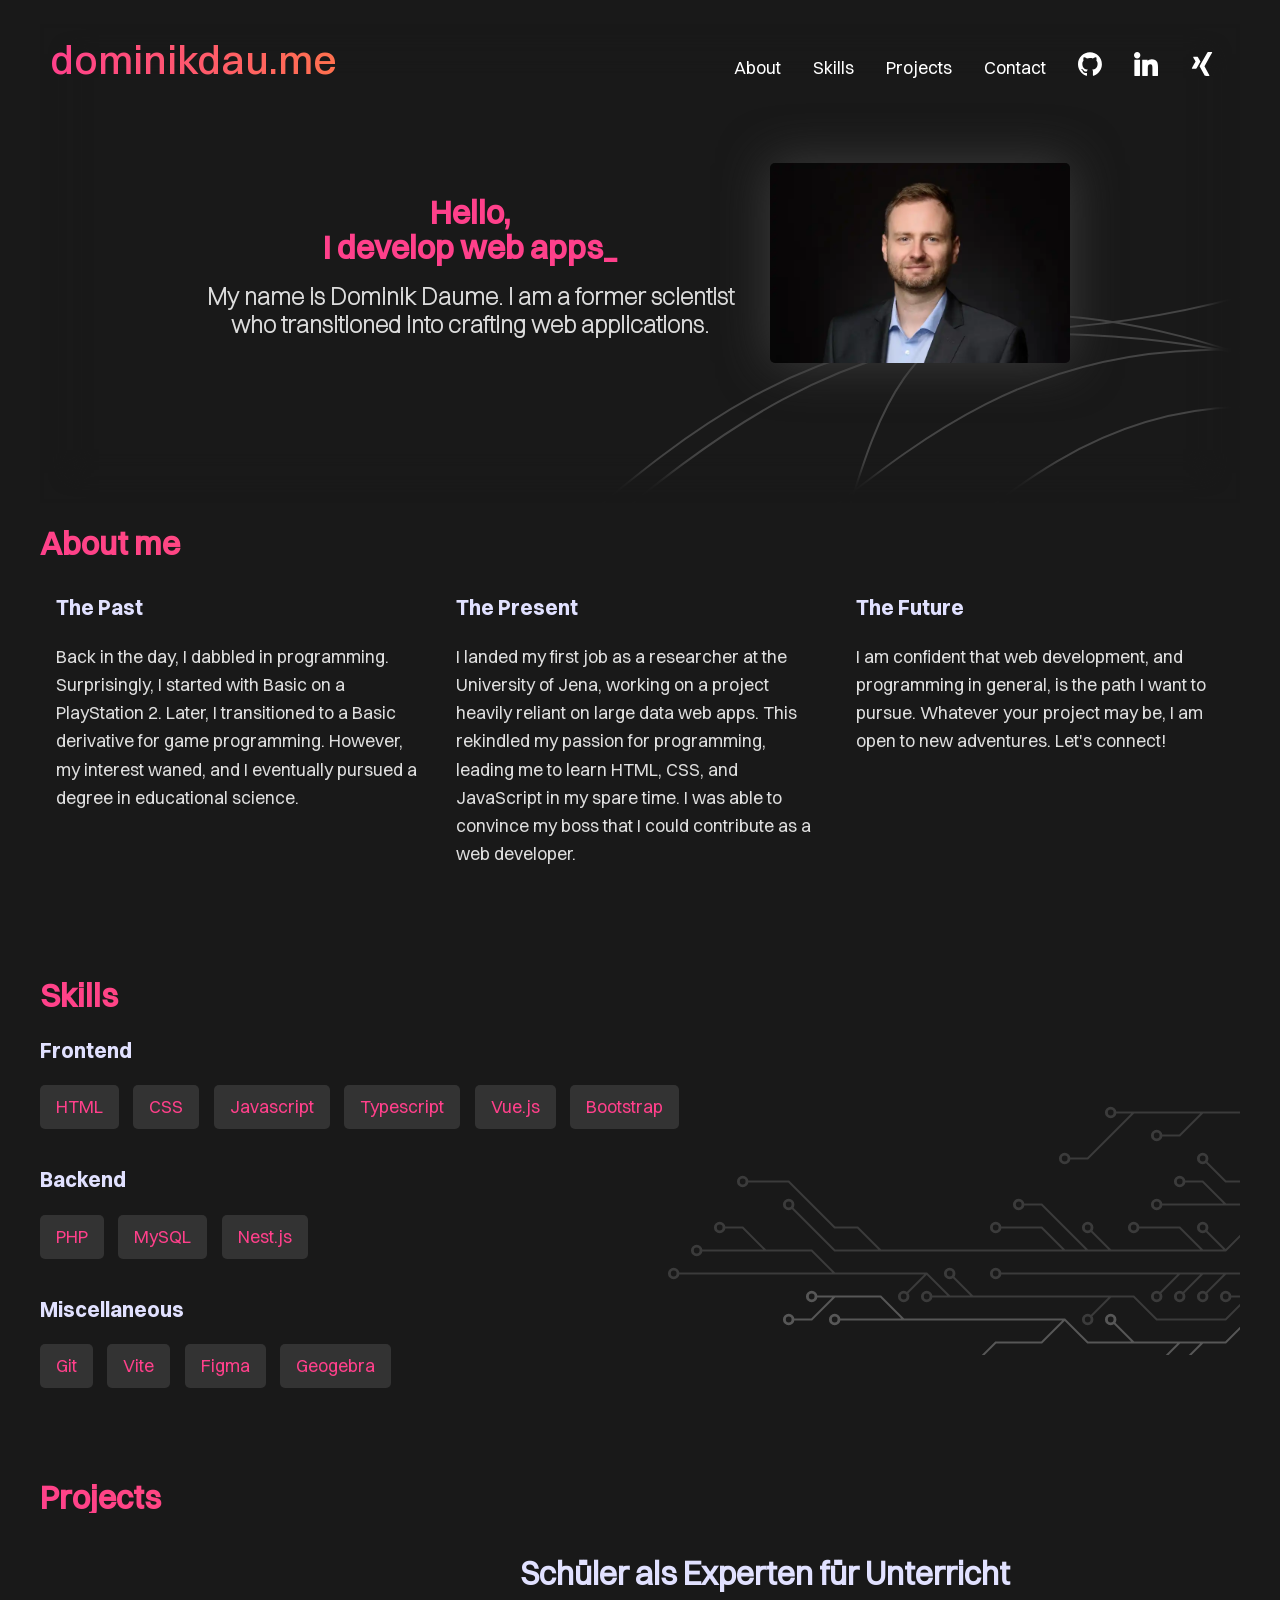
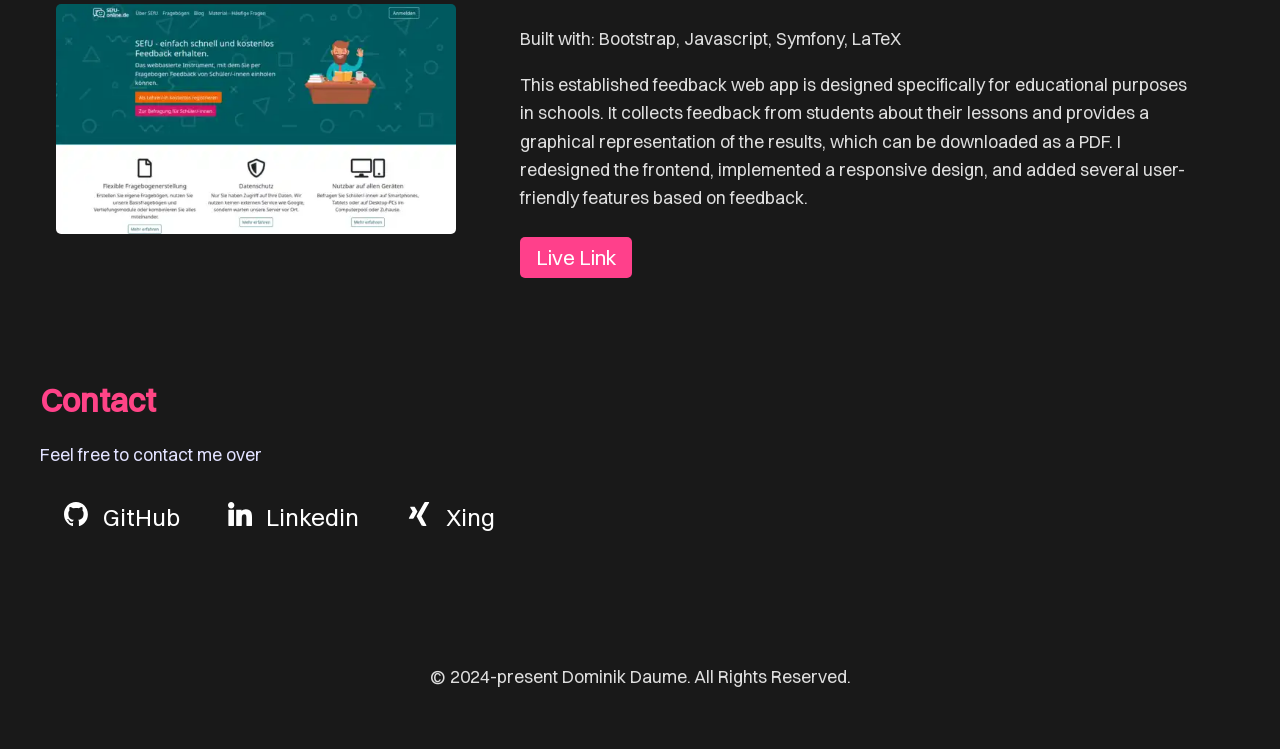
<file: index.html>
<!DOCTYPE html>
<html lang="en">
<head>
    <meta charset="UTF-8">
    <meta name="viewport" content="width=device-width, initial-scale=1.0">
    <title>Dominik Daume - Web Developer Portfolio</title>
    <meta name="description" content="<meta name="description" content="Explore my web development portfolio, showcasing projects in frontend, backend, and UI/UX design. Discover my skills, view past work, and let's discuss potential collaborations.">
    <meta name="keywords" content="web development, frontend, backend, UI/UX design, portfolio, nestjs, vuejs, boostrap, erfurt, dominik daume">
    <meta name="robots" content="index, follow">
    <link rel="stylesheet" href="css/switzer.css">
    <link rel="stylesheet" href="css/style.css">
    <link rel="stylesheet" href="css/queries.css">
</head>
<body>
    <div class="container">
        <header>
            <nav class="navbar">
                <div class="navbar__left">
                    <div class="navbar__logo">dominikdau.me</div>
                </div>
                <div class="navbar__right">
                    <ul>
                        <li class="navbar__item navbar__site-links"><a href="#about">About</a></li>
                        <li class="navbar__item navbar__site-links"><a href="#skills">Skills</a></li>
                        <li class="navbar__item navbar__site-links"><a href="#projects">Projects</a></li>
                        <li class="navbar__item navbar__site-links"><a href="#contact">Contact</a></li>
                        <li class="navbar__item">
                            <a target="_blank" href="https://github.com/docoda">
                                <svg width="98" height="96" viewBox="0 0 98 96" xmlns="http://www.w3.org/2000/svg"><path fill-rule="evenodd" clip-rule="evenodd" d="M48.854 0C21.839 0 0 22 0 49.217c0 21.756 13.993 40.172 33.405 46.69 2.427.49 3.316-1.059 3.316-2.362 0-1.141-.08-5.052-.08-9.127-13.59 2.934-16.42-5.867-16.42-5.867-2.184-5.704-5.42-7.17-5.42-7.17-4.448-3.015.324-3.015.324-3.015 4.934.326 7.523 5.052 7.523 5.052 4.367 7.496 11.404 5.378 14.235 4.074.404-3.178 1.699-5.378 3.074-6.6-10.839-1.141-22.243-5.378-22.243-24.283 0-5.378 1.94-9.778 5.014-13.2-.485-1.222-2.184-6.275.486-13.038 0 0 4.125-1.304 13.426 5.052a46.97 46.97 0 0 1 12.214-1.63c4.125 0 8.33.571 12.213 1.63 9.302-6.356 13.427-5.052 13.427-5.052 2.67 6.763.97 11.816.485 13.038 3.155 3.422 5.015 7.822 5.015 13.2 0 18.905-11.404 23.06-22.324 24.283 1.78 1.548 3.316 4.481 3.316 9.126 0 6.6-.08 11.897-.08 13.526 0 1.304.89 2.853 3.316 2.364 19.412-6.52 33.405-24.935 33.405-46.691C97.707 22 75.788 0 48.854 0z"/></svg>
                            </a>
                        </li>
                        <li class="navbar__item">
                            <a target="_blank" href="https://www.linkedin.com/in/dominik-daume-704b13243/">
                                <svg height="100" width="100" viewport="0 0 100 100" version="1.1" id="Layer_1" xmlns="http://www.w3.org/2000/svg"
                                    xmlns:xlink="http://www.w3.org/1999/xlink" viewBox="0 0 310 310" xml:space="preserve">
                                    <g id="XMLID_801_">
                                        <path id="XMLID_802_" d="M72.16,99.73H9.927c-2.762,0-5,2.239-5,5v199.928c0,2.762,2.238,5,5,5H72.16c2.762,0,5-2.238,5-5V104.73
                                        C77.16,101.969,74.922,99.73,72.16,99.73z" />
                                        <path id="XMLID_803_" d="M41.066,0.341C18.422,0.341,0,18.743,0,41.362C0,63.991,18.422,82.4,41.066,82.4
                                        c22.626,0,41.033-18.41,41.033-41.038C82.1,18.743,63.692,0.341,41.066,0.341z" />
                                        <path id="XMLID_804_" d="M230.454,94.761c-24.995,0-43.472,10.745-54.679,22.954V104.73c0-2.761-2.238-5-5-5h-59.599
                                        c-2.762,0-5,2.239-5,5v199.928c0,2.762,2.238,5,5,5h62.097c2.762,0,5-2.238,5-5v-98.918c0-33.333,9.054-46.319,32.29-46.319
                                        c25.306,0,27.317,20.818,27.317,48.034v97.204c0,2.762,2.238,5,5,5H305c2.762,0,5-2.238,5-5V194.995
                                        C310,145.43,300.549,94.761,230.454,94.761z" />
                                    </g>
                                </svg>
                            </a>
                        </li>
                        <li class="navbar__item">
                            <a target="_blank" href="https://www.xing.com/profile/Dominik_Daume2">
                                <svg height="100" width="100" viewport="0 0 100 100" version="1.1" id="Capa_1" xmlns="http://www.w3.org/2000/svg"
                                    xmlns:xlink="http://www.w3.org/1999/xlink" viewBox="0 0 300.5 300.5" xml:space="preserve">
                                    <g id="XMLID_446_">
                                        <path id="XMLID_447_" d="M276.384,2.934c-2.272-3.553-6.834-2.92-23.745-2.842c-10.146,0.048-19.983-0.213-24.952,0.062
                                        c-4.463,0.247-7.68,2.526-10.248,5.677l-8.313,14.73L173.013,84.56c-18.332,32.126-36.759,64.242-53.388,94.613l50.088,90.901
                                        l13.986,25.383c1.449,2.508,2.993,2.887,4.564,3.371c7.254,2.233,17.856,1.584,29.318,1.584c9.734,0,22.387,0.176,24.473-4.367
                                        c1.043-2.273,0.13-5.324-1.32-8.388c0,0-8.016-14.457-18.52-33.549c4.877,8.817,9.789,17.676,14.731,26.604L181.3,178.706
                                        c1.254,2.387,2.522,4.766,3.785,7.148c-1.35-2.535-2.619-4.931-3.785-7.148l42.133-74.92
                                        c14.614-25.715,29.268-51.489,43.624-77.573l0.054-0.097l0.014-0.023c-0.004,0.006-0.007,0.012-0.01,0.017l9.774-17.381
                                        C278.229,5.963,277.409,4.541,276.384,2.934z" />
                                        <path id="XMLID_449_" d="M104.779,74.358c-3.67-6.393-6.443-14.728-14.839-14.842c-14.84,0-29.686,0-44.525,0
                                        c-2.429,0.348-4.608,0.959-5.102,3.246c-0.794,4.819,3.31,11.438,5.572,15.31c5.262,9.038,23.787,38.482,23.645,41.737
                                        c-0.092,2.182-29.117,51.734-41.734,74.205c-1.877,3.336-5.91,9.348-4.642,12.058c1.327,2.835,3.962,3.892,5.564,3.712
                                        c14.996,0,29.995,0,44.993,0c9.191-1.119,9.599-5.981,18.081-21.336c12.985-23.506,26.829-47.39,38.961-69.103
                                        C123.254,105.411,113.284,89.174,104.779,74.358z" />
                                    </g>
                                </svg>
                            </a>
                        </li>
                    </ul>
                </div>
            </nav>
            <section id="hero">
                <div class="hero__textbox">
                    <h1 class="hero__heading">
                        <div>Hello,<br> I develop web apps<span class="cursor-blinker">_</span></div>
                        <div>My name is Dominik Daume. I am a former scientist who transitioned into crafting web applications.</div>
                    </h1>
                </div>
                <div class="hero__image">
                    <img src="img/portrait.webp" alt="Portrait of me" >
                </div>
            </section>
        </header>
        <main>
            <section id="about">
                <h2 class="section-heading">About me</h2>
                <div class="about-container">
                    <div class="about__card">
                        <h3>The Past</h3>
                        <p>Back in the day, I dabbled in programming. Surprisingly, I started with Basic on a PlayStation 2. Later, I transitioned to a Basic derivative for game programming. However, my interest waned, and I eventually pursued a degree in educational science.</p>
                    </div>
                    <div class="about__card">
                        <h3>The Present</h3>
                        <p>I landed my first job as a researcher at the University of Jena, working on a project heavily reliant on large data web apps. This rekindled my passion for programming, leading me to learn HTML, CSS, and JavaScript in my spare time. I was able to convince my boss that I could contribute as a web developer.</p>
                    </div>
                    <div class="about__card">
                        <h3>The Future</h3>
                        <p>I am confident that web development, and programming in general, is the path I want to pursue. Whatever your project may be, I am open to new adventures. Let's connect!</p>
                    </div>
                </div>
            </section>
            <section id="skills">
                <h2 class="section-heading">Skills</h2>
                <h3>Frontend</h3>
                <div class="skillbox">
                    <div class="skill">HTML</div>
                    <div class="skill">CSS</div>
                    <div class="skill">Javascript</div>
                    <div class="skill">Typescript</div>
                    <div class="skill">Vue.js</div>
                    <div class="skill">Bootstrap</div>
                </div>
                <h3>Backend</h3>
                <div class="skillbox">
                    <div class="skill">PHP</div>
                    <div class="skill">MySQL</div>
                    <div class="skill">Nest.js</div>
                </div>
                <h3>Miscellaneous</h3>
                <div class="skillbox">
                    <div class="skill">Git</div>
                    <div class="skill">Vite</div>
                    <div class="skill">Figma</div>
                    <div class="skill">Geogebra</div>
                </div>
            </section>
            <section id="projects">
                <h2 class="section-heading">Projects</h2>
                <div class="project">
                    <div class="project__image">
                        <img src="img/projects_sefu.webp" alt="Picture of the landing page of the project">
                    </div>
                    <div class="project__textbox">
                        <h3>Schüler als Experten für Unterricht</h3>
                        <p>Built with: Bootstrap, Javascript, Symfony, LaTeX</p>
                        <p>
                            This established feedback web app is designed specifically for educational purposes in schools. It collects feedback from students about their lessons and provides a graphical representation of the results, which can be downloaded as a PDF. I redesigned the frontend, implemented a responsive design, and added several user-friendly features based on feedback.
                        </p>
                        <p class="live-link">
                            <a target="_blank" href="https://sefu-online.de">Live Link</a>
                        </p>
                    </div>
                </div>
            </section>
            <section id="contact">
                <h2 class="section-heading">Contact</h2>
                <p>Feel free to contact me over</p>
                <div class="contact__box">
                    <div>
                        <a target="_blank" href="https://github.com/docoda"><img src="img/github.svg" alt="Icon of GitHub"> GitHub</a>
                    </div>
                    <div>
                        <a target="_blank" href="https://www.linkedin.com/in/dominik-daume-704b13243/"><img src="img/linkedin.svg" alt="Icon of Linkedin"> Linkedin</a>
                    </div>
                    <div>
                        <a target="_blank" href="https://www.xing.com/profile/Dominik_Daume2"><img src="img/xing.svg" alt="Icon of Xing"> Xing</a>
                    </div>
                </div>
            </section>
        </main>
        <footer>
            <p>&copy; 2024-present Dominik Daume. All Rights Reserved.</p>
        </footer>
    </div>
</body>
</html>
</file>
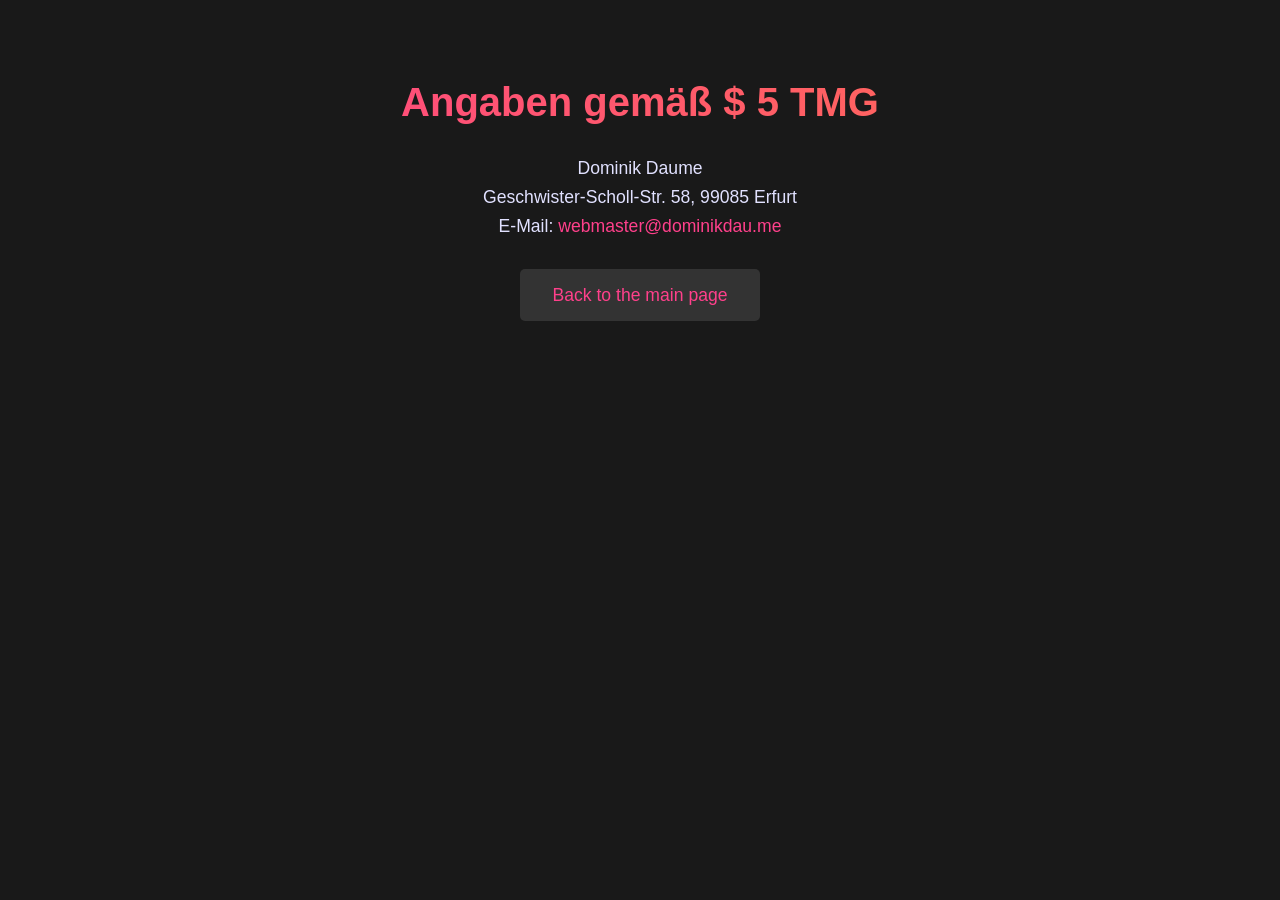
<file: imprint.html>
<!DOCTYPE html>
<html lang="en">
<head>
    <meta charset="UTF-8">
    <meta name="viewport" content="width=device-width, initial-scale=1.0">
    <title>dominikdau.me - Webdevelopment</title>
    <link rel="stylesheet" href="style.css">
</head>
<body>
    <section class="section-imprint">
        <h1 class="imprint-heading">Angaben gemäß <nobr>$ 5 TMG</nobr></h1>
        <ul class="imprint-list">
            <li>Dominik Daume</li>
            <li>Geschwister-Scholl-Str. 58, 99085 Erfurt</li>
            <li>E-Mail: <a href="mailto:webmaster@dominikdau.me">webmaster@dominikdau.me</a>
        </ul>
        <p>
            <a class="imprint-backlink" href="index.html">
            Back to the main page</a>
        </p>
    </section>

</body>
</file>
<file: css/switzer.css>
/**
* @license
*
* Font Family: Switzer
* Designed by: Jérémie Hornus
* URL: https://www.fontshare.com/fonts/switzer
* © 2024 Indian Type Foundry
*
* Switzer Thin 
* Switzer ThinItalic 
* Switzer Extralight 
* Switzer ExtralightItalic 
* Switzer Light 
* Switzer LightItalic 
* Switzer Regular 
* Switzer Italic 
* Switzer Medium 
* Switzer MediumItalic 
* Switzer Semibold 
* Switzer SemiboldItalic 
* Switzer Bold 
* Switzer BoldItalic 
* Switzer Extrabold 
* Switzer ExtraboldItalic 
* Switzer Black 
* Switzer BlackItalic 
* Switzer Variable (Variable font)
* Switzer VariableItalic (Variable font)

*
*/
@font-face {
  font-family: 'Switzer-Thin';
  src: url('../fonts/Switzer-Thin.woff2') format('woff2'),
       url('../fonts/Switzer-Thin.woff') format('woff'),
       url('../fonts/Switzer-Thin.ttf') format('truetype');
  font-weight: 100;
  font-display: swap;
  font-style: normal;
}
@font-face {
  font-family: 'Switzer-ThinItalic';
  src: url('../fonts/Switzer-ThinItalic.woff2') format('woff2'),
       url('../fonts/Switzer-ThinItalic.woff') format('woff'),
       url('../fonts/Switzer-ThinItalic.ttf') format('truetype');
  font-weight: 100;
  font-display: swap;
  font-style: italic;
}
@font-face {
  font-family: 'Switzer-Extralight';
  src: url('../fonts/Switzer-Extralight.woff2') format('woff2'),
       url('../fonts/Switzer-Extralight.woff') format('woff'),
       url('../fonts/Switzer-Extralight.ttf') format('truetype');
  font-weight: 200;
  font-display: swap;
  font-style: normal;
}
@font-face {
  font-family: 'Switzer-ExtralightItalic';
  src: url('../fonts/Switzer-ExtralightItalic.woff2') format('woff2'),
       url('../fonts/Switzer-ExtralightItalic.woff') format('woff'),
       url('../fonts/Switzer-ExtralightItalic.ttf') format('truetype');
  font-weight: 200;
  font-display: swap;
  font-style: italic;
}
@font-face {
  font-family: 'Switzer-Light';
  src: url('../fonts/Switzer-Light.woff2') format('woff2'),
       url('../fonts/Switzer-Light.woff') format('woff'),
       url('../fonts/Switzer-Light.ttf') format('truetype');
  font-weight: 300;
  font-display: swap;
  font-style: normal;
}
@font-face {
  font-family: 'Switzer-LightItalic';
  src: url('../fonts/Switzer-LightItalic.woff2') format('woff2'),
       url('../fonts/Switzer-LightItalic.woff') format('woff'),
       url('../fonts/Switzer-LightItalic.ttf') format('truetype');
  font-weight: 300;
  font-display: swap;
  font-style: italic;
}
@font-face {
  font-family: 'Switzer-Regular';
  src: url('../fonts/Switzer-Regular.woff2') format('woff2'),
       url('../fonts/Switzer-Regular.woff') format('woff'),
       url('../fonts/Switzer-Regular.ttf') format('truetype');
  font-weight: 400;
  font-display: swap;
  font-style: normal;
}
@font-face {
  font-family: 'Switzer-Italic';
  src: url('../fonts/Switzer-Italic.woff2') format('woff2'),
       url('../fonts/Switzer-Italic.woff') format('woff'),
       url('../fonts/Switzer-Italic.ttf') format('truetype');
  font-weight: 400;
  font-display: swap;
  font-style: italic;
}
@font-face {
  font-family: 'Switzer-Medium';
  src: url('../fonts/Switzer-Medium.woff2') format('woff2'),
       url('../fonts/Switzer-Medium.woff') format('woff'),
       url('../fonts/Switzer-Medium.ttf') format('truetype');
  font-weight: 500;
  font-display: swap;
  font-style: normal;
}
@font-face {
  font-family: 'Switzer-MediumItalic';
  src: url('../fonts/Switzer-MediumItalic.woff2') format('woff2'),
       url('../fonts/Switzer-MediumItalic.woff') format('woff'),
       url('../fonts/Switzer-MediumItalic.ttf') format('truetype');
  font-weight: 500;
  font-display: swap;
  font-style: italic;
}
@font-face {
  font-family: 'Switzer-Semibold';
  src: url('../fonts/Switzer-Semibold.woff2') format('woff2'),
       url('../fonts/Switzer-Semibold.woff') format('woff'),
       url('../fonts/Switzer-Semibold.ttf') format('truetype');
  font-weight: 600;
  font-display: swap;
  font-style: normal;
}
@font-face {
  font-family: 'Switzer-SemiboldItalic';
  src: url('../fonts/Switzer-SemiboldItalic.woff2') format('woff2'),
       url('../fonts/Switzer-SemiboldItalic.woff') format('woff'),
       url('../fonts/Switzer-SemiboldItalic.ttf') format('truetype');
  font-weight: 600;
  font-display: swap;
  font-style: italic;
}
@font-face {
  font-family: 'Switzer-Bold';
  src: url('../fonts/Switzer-Bold.woff2') format('woff2'),
       url('../fonts/Switzer-Bold.woff') format('woff'),
       url('../fonts/Switzer-Bold.ttf') format('truetype');
  font-weight: 700;
  font-display: swap;
  font-style: normal;
}
@font-face {
  font-family: 'Switzer-BoldItalic';
  src: url('../fonts/Switzer-BoldItalic.woff2') format('woff2'),
       url('../fonts/Switzer-BoldItalic.woff') format('woff'),
       url('../fonts/Switzer-BoldItalic.ttf') format('truetype');
  font-weight: 700;
  font-display: swap;
  font-style: italic;
}
@font-face {
  font-family: 'Switzer-Extrabold';
  src: url('../fonts/Switzer-Extrabold.woff2') format('woff2'),
       url('../fonts/Switzer-Extrabold.woff') format('woff'),
       url('../fonts/Switzer-Extrabold.ttf') format('truetype');
  font-weight: 800;
  font-display: swap;
  font-style: normal;
}
@font-face {
  font-family: 'Switzer-ExtraboldItalic';
  src: url('../fonts/Switzer-ExtraboldItalic.woff2') format('woff2'),
       url('../fonts/Switzer-ExtraboldItalic.woff') format('woff'),
       url('../fonts/Switzer-ExtraboldItalic.ttf') format('truetype');
  font-weight: 800;
  font-display: swap;
  font-style: italic;
}
@font-face {
  font-family: 'Switzer-Black';
  src: url('../fonts/Switzer-Black.woff2') format('woff2'),
       url('../fonts/Switzer-Black.woff') format('woff'),
       url('../fonts/Switzer-Black.ttf') format('truetype');
  font-weight: 900;
  font-display: swap;
  font-style: normal;
}
@font-face {
  font-family: 'Switzer-BlackItalic';
  src: url('../fonts/Switzer-BlackItalic.woff2') format('woff2'),
       url('../fonts/Switzer-BlackItalic.woff') format('woff'),
       url('../fonts/Switzer-BlackItalic.ttf') format('truetype');
  font-weight: 900;
  font-display: swap;
  font-style: italic;
}
/**
* This is a variable font
* You can control variable axes as shown below:
* font-variation-settings: wght 400.0;
*
* available axes:
'wght' (range from 100.0 to 900.0
*/
@font-face {
  font-family: 'Switzer-Variable';
  src: url('../fonts/Switzer-Variable.woff2') format('woff2'),
       url('../fonts/Switzer-Variable.woff') format('woff'),
       url('../fonts/Switzer-Variable.ttf') format('truetype');
  font-weight: 100 900;
  font-display: swap;
  font-style: normal;
}
/**
* This is a variable font
* You can control variable axes as shown below:
* font-variation-settings: wght 400.0;
*
* available axes:
'wght' (range from 100.0 to 900.0
*/
@font-face {
  font-family: 'Switzer-VariableItalic';
  src: url('../fonts/Switzer-VariableItalic.woff2') format('woff2'),
       url('../fonts/Switzer-VariableItalic.woff') format('woff'),
       url('../fonts/Switzer-VariableItalic.ttf') format('truetype');
  font-weight: 100 900;
  font-display: swap;
  font-style: italic;
}
</file>
<file: css/style.css>
:root {
    --primary-color: #ff408b;
    --secondary-color: #ff714e;
    --font-color: #e1e1ff;
    --font-color-secondary: #ddd;
    --bg-color: #191919;
    --bg-secondary-color: #333;
    --border-radius: 5px;
}

body {
    font-family: Switzer-Variable, Verdana, Arial, Helvetica, sans-serif;
    line-height: 160%;
    background-color: var(--bg-color);
    color: var(--font-color);
    font-size: 110%;
}

header {
    padding-bottom: 2rem;
    background-image: url("../img/line.svg");
    background-repeat: no-repeat;
    box-shadow: 0 0px 20px 30px var(--bg-color) inset;
}

.container {
    max-width: 1200px;
    margin: 0 auto;
    padding: 1rem;
}

section {
    margin: 5rem 0;
}

.navbar__logo {
    font-size: 2.5rem;
    font-family: Switzer-Medium;
    background: linear-gradient(to right, var(--primary-color), var(--secondary-color));
    -webkit-background-clip: text;
    -webkit-text-fill-color: transparent;
    background-clip: text;
    line-height: 110%;
}
.section-heading {
    font-size: 2rem;
    font-family: Switzer-Medium;
    background-image: -webkit-linear-gradient(60deg, var(--primary-color), var(--secondary-color));
    background-clip: text;
    color: transparent;
}

/* Main navigation */

nav.navbar {
    display: flex;
    align-items: baseline;
    justify-content: space-between;
    color: white;
    padding: 10px;
    text-align: center;
}
nav.navbar ul {
    display: flex;
    align-items: center;
}

li.navbar__item {
    padding: 0 1rem;
    list-style: none;
}
li.navbar__item a {
    color: white;
    text-decoration: none;
}
li.navbar__item:hover a {
    color: var(--primary-color);
}
li.navbar__item svg {
    width: 1.5rem;
    height: 1.5rem;
    fill: white;
}
li.navbar__item:hover svg {
    fill: var(--primary-color);
}

/* Hero section */

#hero {
    margin-top: 2rem;
    display: flex;
    align-items: center;
    justify-content: center;
}

.hero__heading {
    text-align: center;
}

.hero__heading div:first-child {
    font-size: 2.3rem;
    line-height: 110%;
    color: var(--primary-color);
    font-family: Switzer-Medium;
    font-size: 2rem;
    margin-bottom: 1rem;
}
.hero__heading div:last-child {
    margin-top: 1rem;
    line-height: 120%;
    font-family: Switzer-Extralight;
    font-size: 1.5rem;
    color: var(--font-color-secondary);
    width: 40ch;
}

.hero__image img {
    width: 300px;
    margin: 20px;
    box-shadow: #3d3d3d 0px 0px 50px;
    border-radius: var(--border-radius);
}
.cursor-blinker {
    animation: blink 1.5s step-end infinite;
}
@keyframes blink {
    from, to {
        color: transparent;
    }
    50% {
        color: var(--primary-color);
    }
}

/* Section About */

#about {
    margin-top: 1rem;
}
#about .section-heading {
    margin-bottom: 0;
}
.about-container {
    display: flex;
}
.about__card {
    color: var(--font-color-secondary);
    width: 40ch;
    padding: 1rem;
}
.about__card h3 {
    color: var(--font-color)
}

/* Section Skills */
#skills {
    background-image: url("../img/circuit.svg");
    background-repeat: no-repeat;
    background-position: right 43% bottom 40%;
}
.skillbox {
    display: flex;
    margin: 1rem 0;
}
.skill {
    background-color: var(--bg-secondary-color);
    color: var(--primary-color);
    border-radius: var(--border-radius);
    padding: 0.5rem 1rem;
    margin: 0 0.9rem 1rem 0;
}
.skill:hover {
    background-color: var(--primary-color);
    color: white;
}

/* Section Projects */

.project {
    display: flex;
    align-items: center;
}
.project:hover {
    background-color: var(--bg-secondary-color);
    border-radius: var(--border-radius);
}
.project__image {
    margin: 0 1rem;
}
.project__image img{
    width: 400px;
    border-radius: var(--border-radius);
}
.project__textbox {
    padding: 1rem 3rem;
}
.project__textbox h3 {
    font-family: Switzer-Regular;
    font-size: 2rem;
    margin-top: 0rem;
    line-height: 120%;
}
.project__textbox p {
    color: var(--font-color-secondary);
}

.live-link {
    margin-top: 2rem;
}
.live-link a {
    font-size: 1.3rem;
    background-color: var(--primary-color);
    text-decoration: none;
    color: white;
    border: none;
    padding: 0.5rem 1rem;
    border-radius: var(--border-radius);
    cursor: pointer;
}
.live-link a:hover {
    background-color: var(--secondary-color);
}

/* Section Contact */

.contact__box {
    display: flex;
    justify-content: start;
    align-items: center;
    margin: 2rem 0;
}

.contact__box div {
    margin: 0 0 1rem 0;
}
.contact__box div a:hover {
    background-color: var(--bg-secondary-color);
}
.contact__box div a {
    padding: 1rem 1.5rem;
    border-radius: var(--border-radius);
    font-size: 1.5rem;
    color: white;
    text-decoration: none;
}
.contact__box div img {
    width: 1.5rem;
    height: 1.5rem;
    margin-right: 0.6rem;
}

/* Footer */

footer {
    text-align: center;
    padding: 1rem;
    color: var(--font-color-secondary);
}
.section-imprint {
    text-align: center;
}
.imprint-list {
    list-style: none;
    padding: 0;
    text-align: center;
    margin-bottom: 3rem;
}
.imprint-list li {
    margin: 0.5rem 0;
}
.imprint-list li a {
    color: var(--primary-color);
    text-decoration: none;
}
.imprint-list li a:hover {
    text-decoration: underline;
}
.imprint-link {
    color: var(--primary-color);
    text-decoration: none;
}
.imprint-link:hover {
    text-decoration: underline;
}
.imprint-backlink {
    background-color: var(--bg-secondary-color);
    padding: 1rem 2rem;
    color: var(--primary-color);
    text-decoration: none;
    border-radius: var(--border-radius);
}
.imprint-backlink:hover {
    background-color: var(--primary-color);
    color: white;
}
</file>
<file: css/queries.css>
@media screen and (max-width: 950px) {
    header {
        padding-bottom: 0;
    }
    .navbar__site-links {
        display: none;
    }
    #hero {
        margin-top: 0.5rem;
        flex-direction: column;
    }
    .hero__heading div:last-child {
        width: 100%;
    }
    .about-container {
        flex-direction: column;
        text-align: center;
        align-items: center;
    }
    .about__card {
        width: 50ch;
    }
    .section-heading {
        text-align: center;
    }
    section {
        margin: 1rem 0 4rem 0;
    }
    section#skills {
        text-align: center;
    }
    section#contact {
        text-align: center;
    }
    .contact__box {
        justify-content: center;
        flex-wrap: wrap;
    }
    #skills {
        background-image: none;
    }
    .skillbox {
        flex-wrap: wrap;
        justify-content: center;
    }
    .project__image {
        display: none;
    }
}

@media screen and (max-width: 550px) {
    .navbar {
        flex-direction: column;
        align-items: center !important;
        justify-content: center;
    }
    .navbar__left h1 {
        margin-bottom: 1rem;
    }
    .navbar__right ul {
        margin: 1rem 0 1rem 0;
        padding: 0;
    }
    .hero__textbox {
        width: 100%;
    }
    .about__card {
        width: 100%;
    }
    .project__textbox {
        padding: 0.2rem;
    }
}
</file>
<file: style.css>
:root {
    --primary-color: #ff408b;
    --secondary-color: #ff714e;
    --font-color: #e1e1ff;
    --bg-color: #191919;
    --bg-secondary-color: #333;
    --border-radius: 5px;
}

body {
    font-family: Arial, Helvetica, sans-serif;
    background-color: var(--bg-color);
    color: var(--font-color);
    font-size: 110%;
}

header {
    padding-bottom: 2rem;
    background-image: url("img/line.svg");
    background-repeat: no-repeat;
    box-shadow: 0 0px 20px 30px var(--bg-color) inset;
}

.container {
    max-width: 1200px;
    margin: 0 auto;
    padding: 1rem;
}

section {
    margin: 5rem 0;
}

h1 {
    font-size: 2.5rem;
    background: linear-gradient(to right, var(--primary-color), var(--secondary-color));
    -webkit-background-clip: text;
    -webkit-text-fill-color: transparent;
    background-clip: text;
}
.section-heading {
    font-size: 2rem;
    background-image: -webkit-linear-gradient(60deg, var(--primary-color), var(--secondary-color));
    background-clip: text;
    color: transparent;
}
#about .section-heading {
    margin-bottom: 0;
}

/* Main navigation */

nav.navbar {
    display: flex;
    align-items: baseline;
    justify-content: space-between;
    color: white;
    padding: 10px;
    text-align: center;
}
nav.navbar ul {
    display: flex;
    align-items: center;
}


li.navbar__item {
    padding: 0 1rem;
    list-style: none;
}
li.navbar__item a {
    color: white;
    text-decoration: none;
}
li.navbar__item:hover a {
    color: var(--primary-color);
}
li.navbar__item svg {
    width: 1.5rem;
    height: 1.5rem;
    fill: white;
}
li.navbar__item:hover svg {
    fill: var(--primary-color);
}

/* Hero section */

.hero {
    display: flex;
    align-items: center;
    justify-content: center;
}

.hero__textbox {
    text-align: center;
    width: 45ch;
}
.hero__textbox h2 {
    color: var(--primary-color);
    font-size: 2rem;
    margin-bottom: 1rem;
}

.hero__image img {
    width: 300px;
    /* height: 40%; */
    margin: 20px;
    box-shadow: #3d3d3d 0px 0px 50px;
    border-radius: var(--border-radius);
}
.cursor-blinker {
    animation: blink 1.5s step-end infinite;
}
@keyframes blink {
    from, to {
        color: transparent;
    }
    50% {
        color: var(--primary-color);
    }
}

/* Section About */

.about-container {
    display: flex;
}

.about__card {
    width: 40ch;
    padding: 1rem;
}

/* Section Skills */

.skillbox {
    display: flex;
    margin: 1rem 0;
}

.skill {
    background-color: var(--bg-secondary-color);
    color: var(--primary-color);
    border-radius: var(--border-radius);
    padding: 0.5rem 1rem;
    margin: 0 0.9rem 1rem 0;
}

.skill:hover {
    background-color: var(--primary-color);
    color: white;
}

/* Section Projects */

.project {
    display: flex;
    align-items: center;
}
.project:hover {
    background-color: var(--bg-secondary-color);
    border-radius: var(--border-radius);
}
.project__image {
    margin: 0 1rem;
}
.project__image img{
    width: 400px;
    border-radius: var(--border-radius);
}
.project__textbox {
    padding: 1rem 3rem;
}
.project__textbox h3 {
    font-size: 2rem;
    margin-top: 0rem;
}

.live-link {
    margin-top: 2rem;
}
.live-link a {
    font-size: 1.3rem;
    background-color: var(--primary-color);
    text-decoration: none;
    color: white;
    border: none;
    padding: 0.5rem 1rem;
    border-radius: var(--border-radius);
    cursor: pointer;
}
.live-link a:hover {
    background-color: var(--secondary-color);
}

/* Section Contact */

.contact__box {
    display: flex;
    justify-content: start;
    align-items: center;
    margin: 2rem 0;
}

.contact__box div {
    margin: 0 0 1rem 0;
}
.contact__box div a:hover {
    background-color: var(--bg-secondary-color);
}
.contact__box div a {
    padding: 1rem 1.5rem;
    border-radius: var(--border-radius);
    font-size: 1.5rem;
    color: white;
    text-decoration: none;
}
.contact__box div img {
    width: 1.5rem;
    height: 1.5rem;
    margin-right: 0.6rem;
}

/* Footer */

footer {
    text-align: center;
    padding: 1rem;
    color: white;
}
.section-imprint {
    text-align: center;
}
.imprint-list {
    list-style: none;
    padding: 0;
    text-align: center;
    margin-bottom: 3rem;
}
.imprint-list li {
    margin: 0.5rem 0;
}
.imprint-list li a {
    color: var(--primary-color);
    text-decoration: none;
}
.imprint-list li a:hover {
    text-decoration: underline;
}
.imprint-link {
    color: var(--primary-color);
    text-decoration: none;
}
.imprint-link:hover {
    text-decoration: underline;
}
.imprint-backlink {
    background-color: var(--bg-secondary-color);
    padding: 1rem 2rem;
    color: var(--primary-color);
    text-decoration: none;
    border-radius: var(--border-radius);
}
.imprint-backlink:hover {
    background-color: var(--primary-color);
    color: white;
}
</file>
